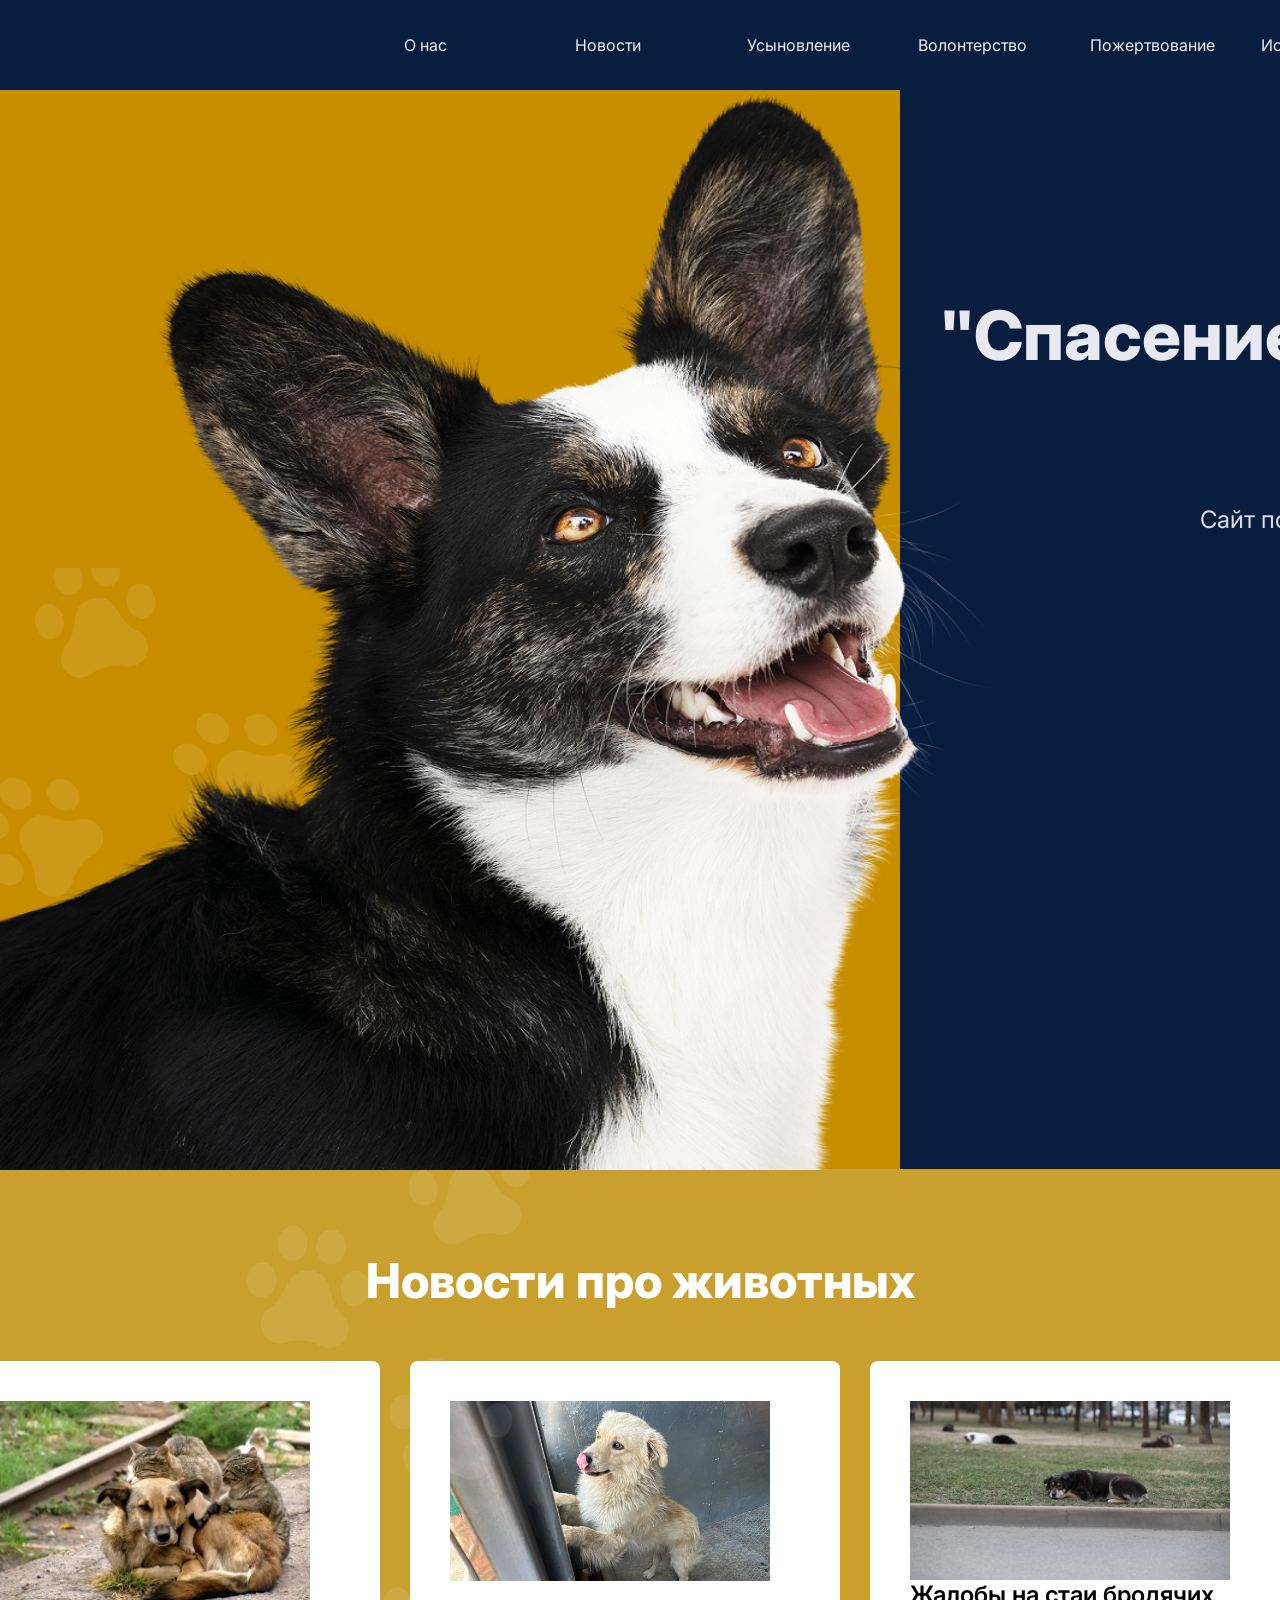
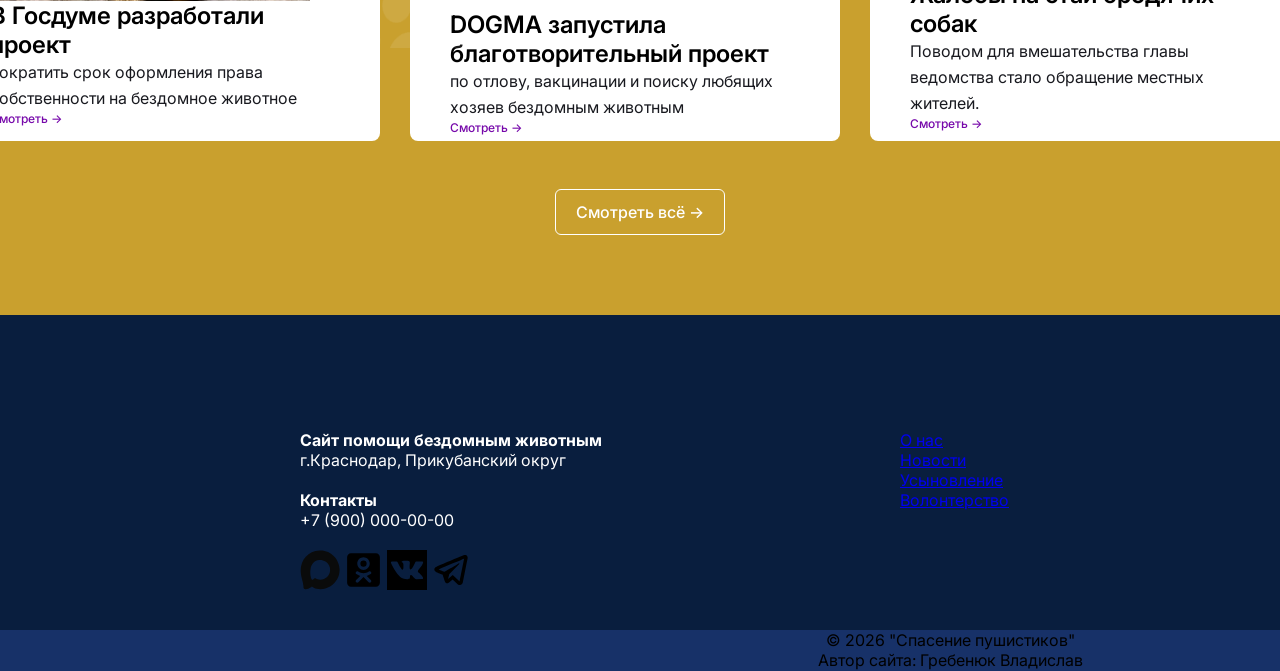
<file: index.html>
<!DOCTYPE html>
<html>
<head>
    <meta charset="UTF-8">
    <meta http-equiv="X-UA-Compatible" content="IE=edge">
    <meta name="viewport" content="width=device-width, initial-scale=1.0">
    <title>"Спасение Пушистиков"</title>
    <link rel="stylesheet" href="style.css">
</head>
<body>
    <header>
        
        <div class="logo"></div>
        <nav class="menu">
            <a href="index1.html">О нас</a>
            <a href="#news">Новости</a>
            
            <a href="index5.html">Усыновление</a>
            <a href="index6.html">Волонтерство</a>
            <a href="index7.html">Пожертвование</a>
            <a href="index8.html">Истории успеха</a>
            <a href="#tel">Контакты</a>
        </nav>
    </header>
  
    <section class="section1">
        <div id=”abzac1” class="text1">
             <h1><br><br>"Спасение Пушистиков"
               
            </h1>
            <p>
                Сайт помощи бездомным животным!
            </p>
            <a href="index1.html">Узнать больше -></a>
            <img class='pattern2' src="image/pattern 2.png">
        
        <img class='dog' src="image/dog.png">
           
        </div>
        
    </section>
    <section id="news" class="section2">
        <h1>
            Новости про животных
        </h1>
        <div class="cards">
            <div class="card">
                <img src="image/vynp.jpg">
                <div>
                    <h2>В Госдуме разработали проект</h2>
                    <p>
                       сократить срок оформления права собственности на бездомное животное
                    </p>
                </div>
                <a href="index2.html"> Смотреть -></a>
            </div>
            <div class="card">
                <img src="image/20251015_фото_собачки_догма_1200.jpg" width="320" height="350">
                <div>
                    <h2><br>DOGMA запустила благотворительный проект</h2>
                    <p>
                        по отлову, вакцинации и поиску любящих хозяев бездомным животным 
                    </p>
                </div>
                <a href="index3.html"> Смотреть -></a>
            </div>
            <div class="card">
                <img src="image/20230309173233_AF3I7391-e1697778369303.jpeg">
                <div>
                    <h2>Жалобы на стаи бродячих собак</h2>
                    <p>
                        Поводом для вмешательства главы ведомства стало обращение местных жителей.
                    </p>
                </div>
                <a href="index4.html"> Смотреть -></a>
            </div>
        </div>
        <a href=""> Смотреть всё -></a>
    </section>
    
</body>
<footer>
    <nav class='one1' id="tel">
        <p><strong>Сайт помощи бездомным животным</strong><br>
        г.Краснодар, Прикубанский округ<br><br>
        <strong>Контакты</strong><br>
        +7 (900) 000-00-00
        </p><br>
        <img width="2.5%"src="svg/max.svg">
        <img width="2.5%" src="svg/ok.svg">
        <img width="2.5%"src="svg/vk.svg">
        <img width="2.5%" src="svg/tg.svg">
    </nav>
    <nav class='one'>
            <a href="index1.html">О нас</a>
            <a href="#news">Новости</a>
            <a href="index5.html">Усыновление</a>
            <a href="index6.html">Волонтерство</a></nav>
          <nav class='two'>  
            <a  href="index7.html">Пожертвование</a>
            <a href="index8.html">История успеха</a>
            <a href="#tel">Контакты</a></nav>
        
         <div class="zagolov">
            <p>© 2026 "Спасение пушистиков"<br>
            Автор сайта: Гребенюк Владислав</p>
         </div>
</footer>
</html>
</file>
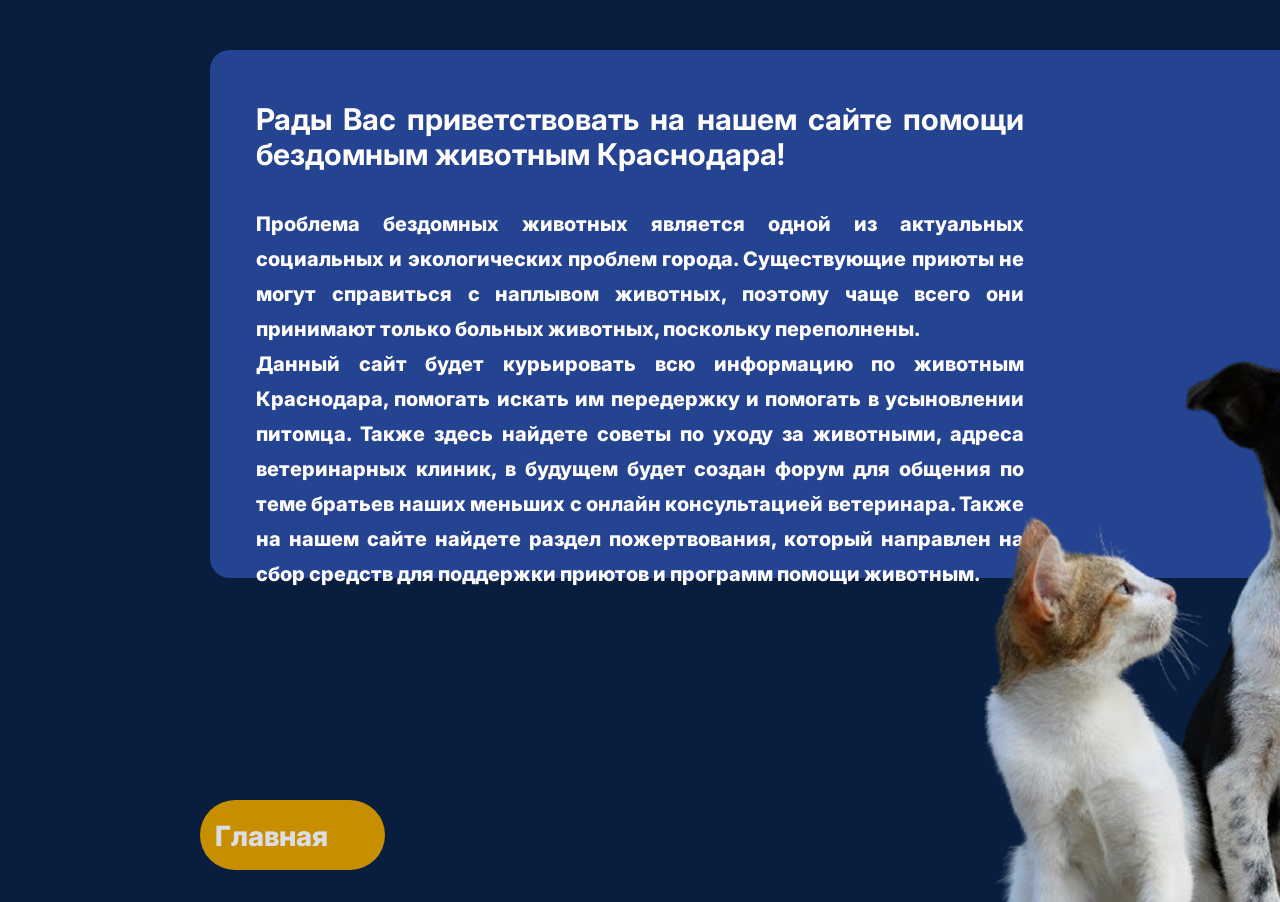
<file: index1.html>
<!DOCTYPE html>
<html>
<head>
    <meta charset="UTF-8">
    <meta http-equiv="X-UA-Compatible" content="IE=edge">
    <meta name="viewport" content="width=device-width, initial-scale=1.0">
    <title>"Спасение Пушистиков"</title>
    <link rel="stylesheet" href="style.css">
</head>
<body>
  
    <div class="ramka"></div>
    <article class="zagolo">
        
    <h1>Рады Вас приветствовать на нашем сайте помощи бездомным животным Краснодара! </h1>
      <br><p> Проблема бездомных животных является одной из актуальных социальных и экологических проблем города. Существующие приюты не могут справиться с наплывом животных, поэтому чаще всего они принимают только больных животных, поскольку переполнены. <br> 
       Данный сайт будет курьировать всю информацию по животным Краснодара, помогать искать им передержку и помогать в усыновлении питомца. Также здесь найдете советы по уходу за животными, адреса ветеринарных клиник, в будущем будет создан форум для общения по теме братьев наших меньших с онлайн консультацией ветеринара. Также на нашем сайте найдете раздел пожертвования, который направлен на сбор средств для поддержки приютов и программ помощи животным.   
    </p>

     <a href="index.html"> Главная</a>
     <img class='dog1' src="image/dog (1).png">
</article>
</body>
</html>
</file>
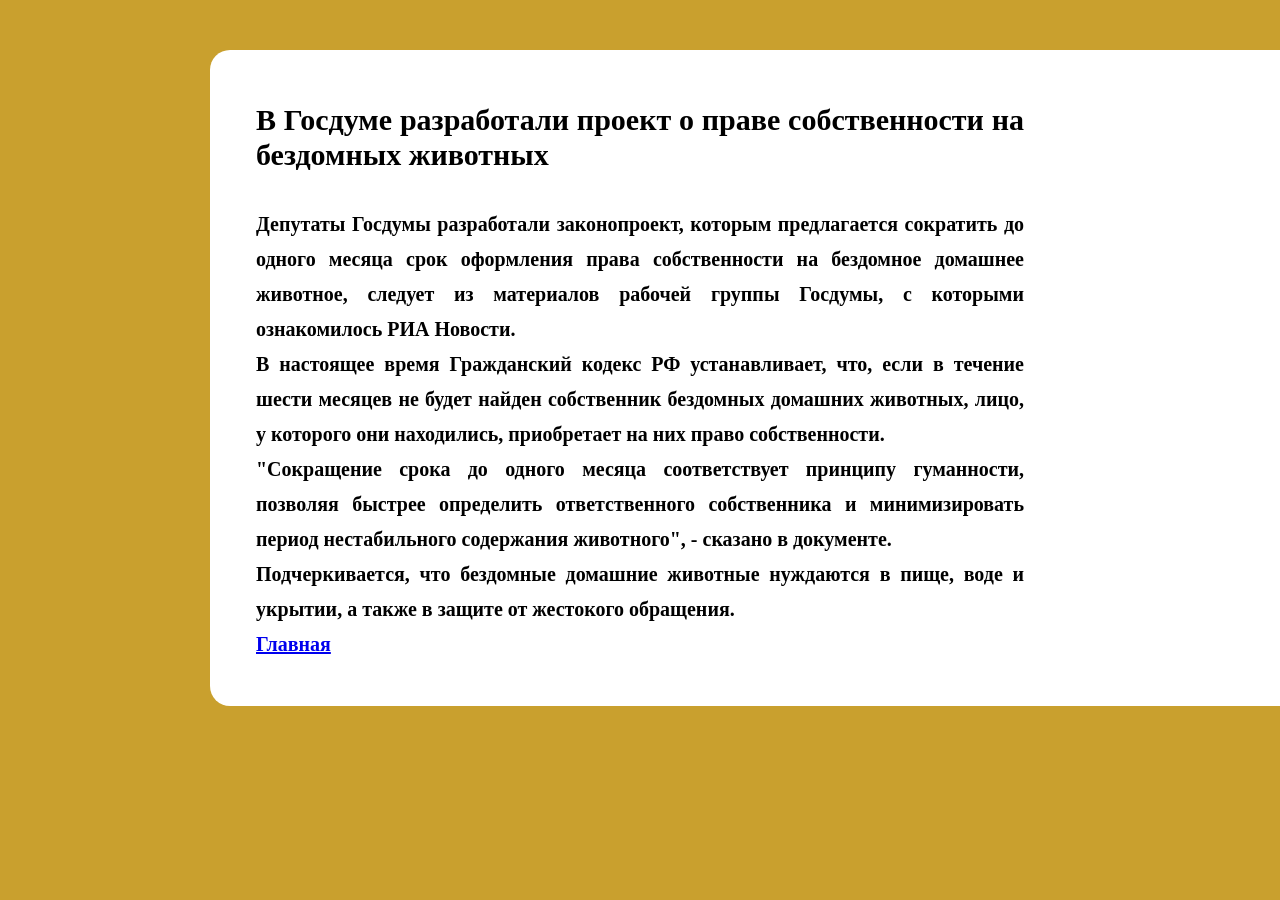
<file: index2.html>
<!DOCTYPE html>
<html>
<head>
    <meta charset="UTF-8">
    <meta http-equiv="X-UA-Compatible" content="IE=edge">
    <meta name="viewport" content="width=device-width, initial-scale=1.0">
    <title>"Спасение Пушистиков"</title>
    <link rel="stylesheet" href="style2.css">
</head>
<body class="body">
    
    <div class="ramka_new"></div>
    <article class="zagolo_new">
        
    <h1>В Госдуме разработали проект о праве собственности на бездомных животных</h1>
      <br><p> Депутаты Госдумы разработали законопроект, которым предлагается сократить до одного месяца срок оформления права собственности на бездомное домашнее животное, следует из материалов рабочей группы Госдумы, с которыми ознакомилось РИА Новости.<br>
В настоящее время Гражданский кодекс РФ устанавливает, что, если в течение шести месяцев не будет найден собственник бездомных домашних животных, лицо, у которого они находились, приобретает на них право собственности.<br>
"Сокращение срока до одного месяца соответствует принципу гуманности, позволяя быстрее определить ответственного собственника и минимизировать период нестабильного содержания животного", - сказано в документе.<br>
Подчеркивается, что бездомные домашние животные нуждаются в пище, воде и укрытии, а также в защите от жестокого обращения. 
</p>

     <a href="index.html"> Главная</a>
    
</article>
</body>
</html>
</file>
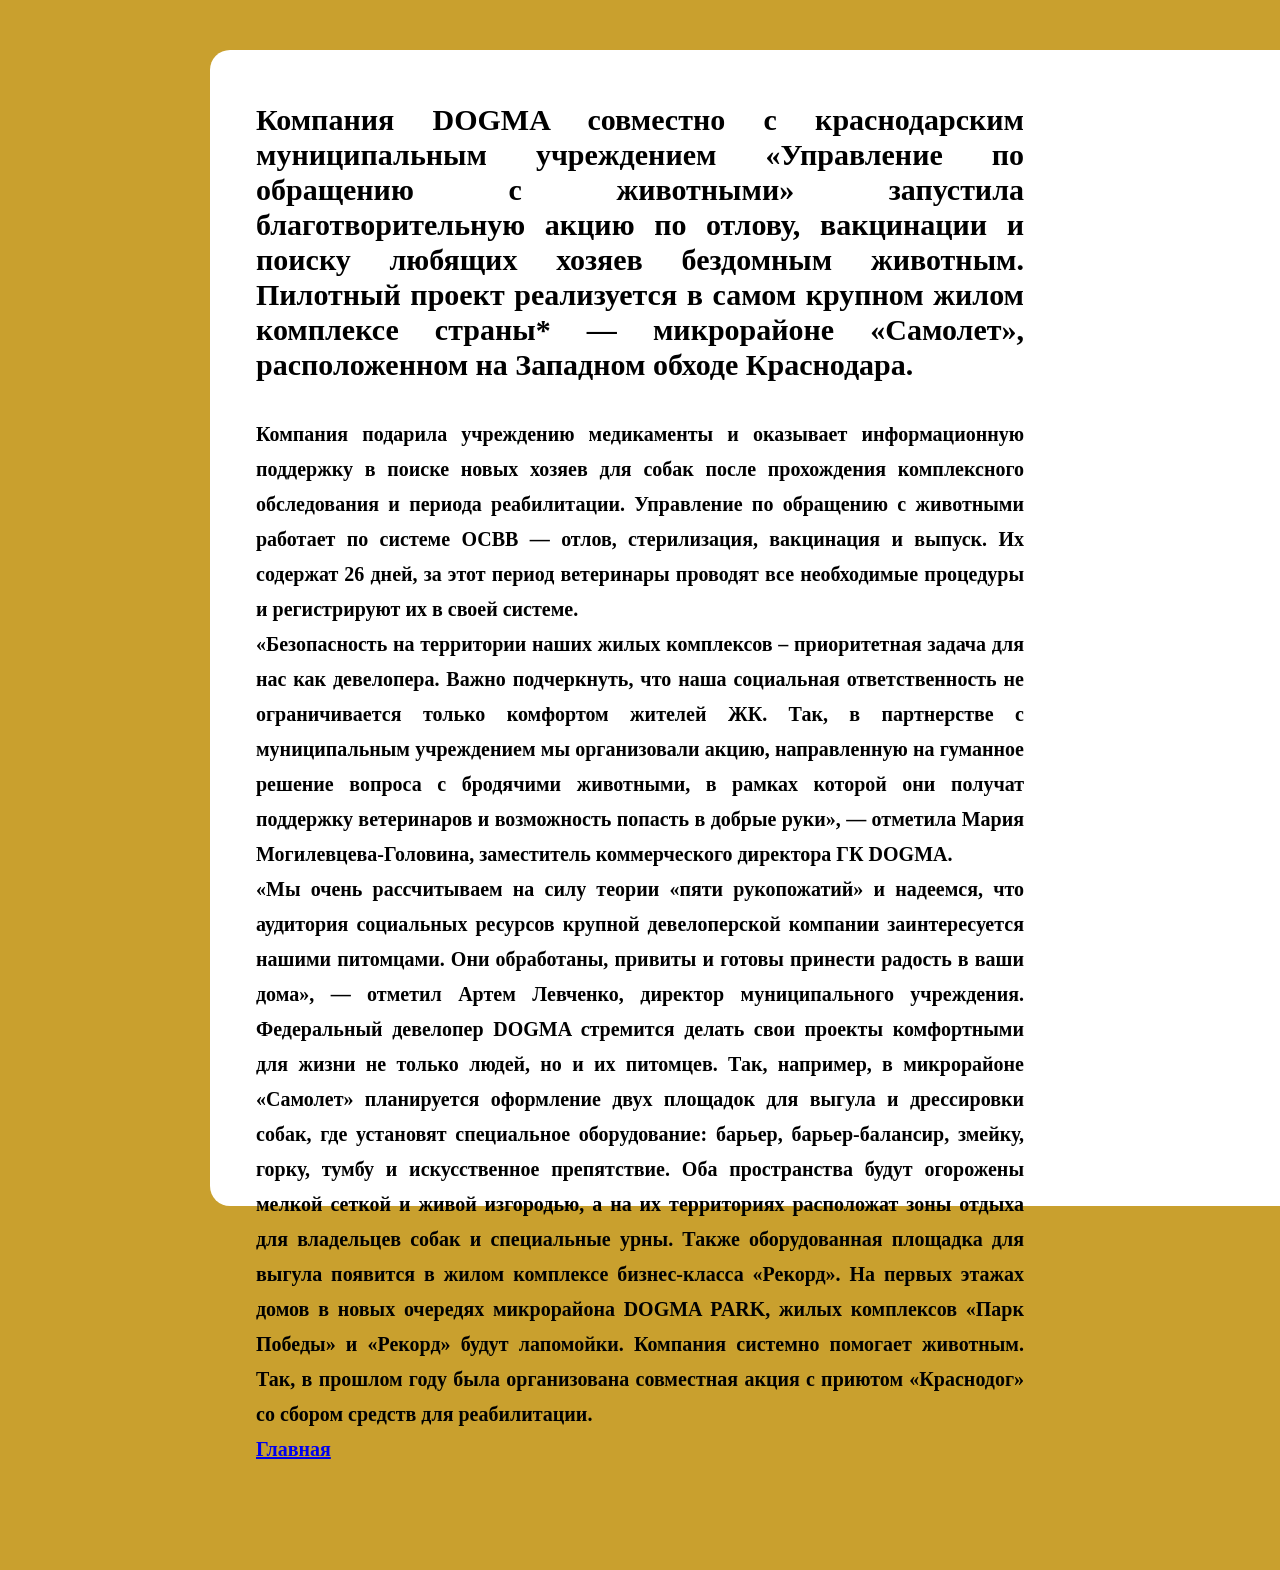
<file: index3.html>
<!DOCTYPE html>
<html>
<head>
    <meta charset="UTF-8">
    <meta http-equiv="X-UA-Compatible" content="IE=edge">
    <meta name="viewport" content="width=device-width, initial-scale=1.0">
    <title>"Спасение Пушистиков"</title>
    <link rel="stylesheet" href="style2.css">
</head>
<body>
 
    <div class="ramka_new1"></div>
    <article class="zagolo_new1">
        
    <h1>Компания DOGMA совместно с краснодарским муниципальным учреждением «Управление по обращению с животными» запустила благотворительную акцию по отлову, вакцинации и поиску любящих хозяев бездомным животным. Пилотный проект реализуется в самом крупном жилом комплексе страны* — микрорайоне «Самолет», расположенном на Западном обходе Краснодара.</h1>
      <br><p>Компания подарила учреждению медикаменты и оказывает информационную поддержку в поиске новых хозяев для собак после прохождения комплексного обследования и периода реабилитации. Управление по обращению с животными работает по системе ОСВВ — отлов, стерилизация, вакцинация и выпуск. Их содержат 26 дней, за этот период ветеринары проводят все необходимые процедуры и регистрируют их в своей системе.

<br>«Безопасность на территории наших жилых комплексов – приоритетная задача для нас как девелопера. Важно подчеркнуть, что наша социальная ответственность не ограничивается только комфортом жителей ЖК. Так, в партнерстве с муниципальным учреждением мы организовали акцию, направленную на гуманное решение вопроса с бродячими животными, в рамках которой они получат поддержку ветеринаров и возможность попасть в добрые руки», — отметила Мария Могилевцева-Головина, заместитель коммерческого директора ГК DOGMA.

<br>«Мы очень рассчитываем на силу теории «пяти рукопожатий» и надеемся, что аудитория социальных ресурсов крупной девелоперской компании заинтересуется нашими питомцами. Они обработаны, привиты и готовы принести радость в ваши дома», — отметил Артем Левченко, директор муниципального учреждения.

Федеральный девелопер DOGMA стремится делать свои проекты комфортными для жизни не только людей, но и их питомцев. Так, например, в микрорайоне «Самолет» планируется оформление двух площадок для выгула и дрессировки собак, где установят специальное оборудование: барьер, барьер-балансир, змейку, горку, тумбу и искусственное препятствие. Оба пространства будут огорожены мелкой сеткой и живой изгородью, а на их территориях расположат зоны отдыха для владельцев собак и специальные урны. Также оборудованная площадка для выгула появится в жилом комплексе бизнес-класса «Рекорд». На первых этажах домов в новых очередях микрорайона DOGMA PARK, жилых комплексов «Парк Победы» и «Рекорд» будут лапомойки. Компания системно помогает животным. Так, в прошлом году была организована совместная акция с приютом «Краснодог» со сбором средств для реабилитации.</p>

     <a href="index.html"> Главная</a>
    
</article>
</body>
</html>
</file>
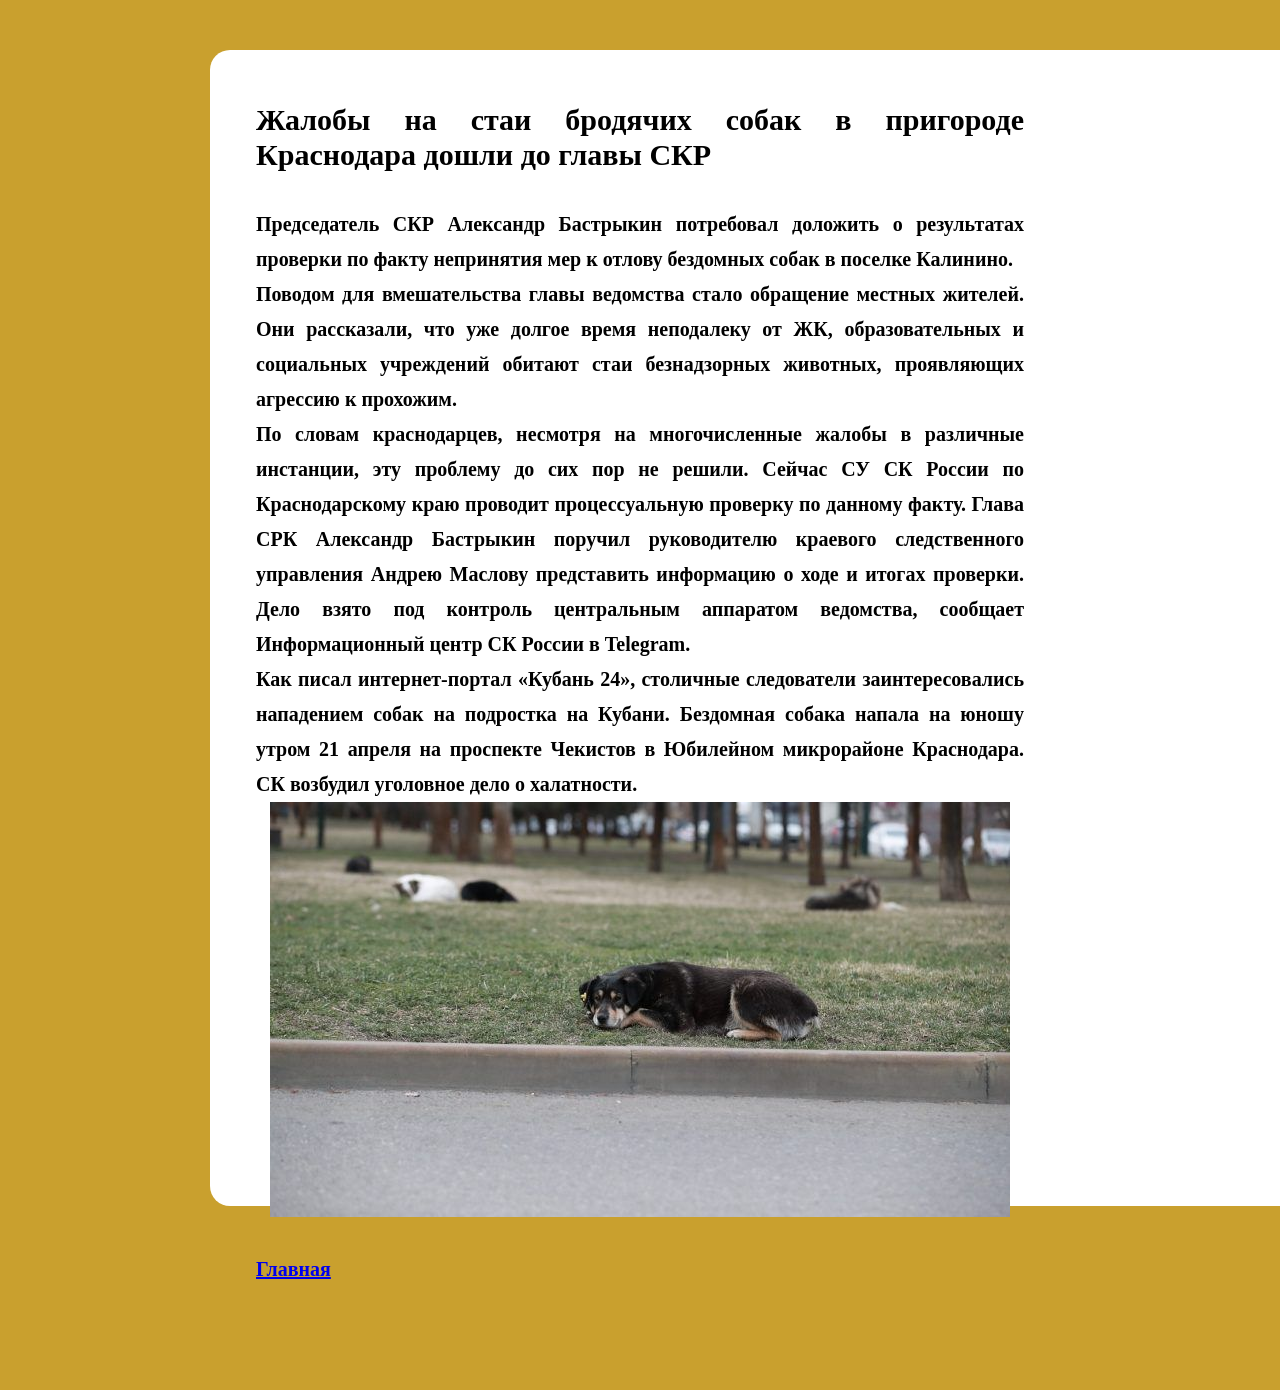
<file: index4.html>
<!DOCTYPE html>
<html>
<head>
    <meta charset="UTF-8">
    <meta http-equiv="X-UA-Compatible" content="IE=edge">
    <meta name="viewport" content="width=device-width, initial-scale=1.0">
    <title>"Спасение Пушистиков"</title>
    <link rel="stylesheet" href="style2.css">
</head>
<body>
   
    <div class="ramka_new1"></div>
    <article class="zagolo_new1">
        
    <h1> Жалобы на стаи бродячих собак в пригороде Краснодара дошли до главы СКР</h1>
      <br><p>Председатель СКР Александр Бастрыкин потребовал доложить о результатах проверки по факту непринятия мер к отлову бездомных собак в поселке Калинино.<br>
Поводом для вмешательства главы ведомства стало обращение местных жителей. Они рассказали, что уже долгое время неподалеку от ЖК, образовательных и социальных учреждений обитают стаи безнадзорных животных, проявляющих агрессию к прохожим.<br>
По словам краснодарцев, несмотря на многочисленные жалобы в различные инстанции, эту проблему до сих пор не решили. Сейчас СУ СК России по Краснодарскому краю проводит процессуальную проверку по данному факту.

Глава СРК Александр Бастрыкин поручил руководителю краевого следственного управления Андрею Маслову представить информацию о ходе и итогах проверки. Дело взято под контроль центральным аппаратом ведомства, сообщает Информационный центр СК России в Telegram.<br>
Как писал интернет-портал «Кубань 24», столичные следователи заинтересовались нападением собак на подростка на Кубани. Бездомная собака напала на юношу утром 21 апреля на проспекте Чекистов в Юбилейном микрорайоне Краснодара. СК возбудил уголовное дело о халатности.
</p>
<img class="sob" src="image/20230309173233_AF3I7391-e1697778369303.jpeg">
     <br><a href="index.html"> Главная</a>
    
</article>
</body>
</html>
</file>
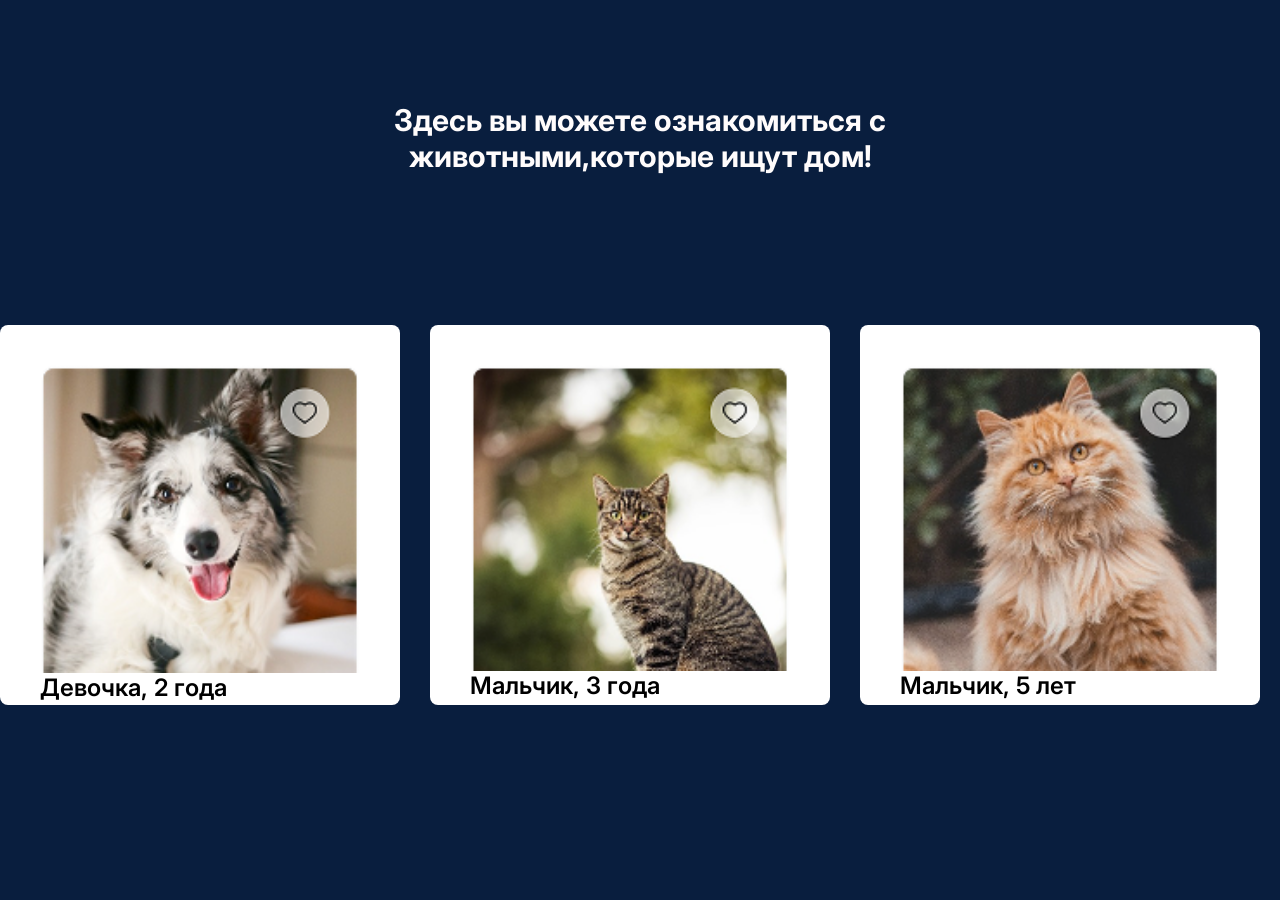
<file: index5.html>
<!DOCTYPE html>
<html>
<head>
    <meta charset="UTF-8">
    <meta http-equiv="X-UA-Compatible" content="IE=edge">
    <meta name="viewport" content="width=device-width, initial-scale=1.0">
    <title>"Спасение Пушистиков"</title>
    <link rel="stylesheet" href="style.css">
</head>
<body> 
    <article class="zagolo1">
    <h1 >Здесь вы можете ознакомиться с животными,которые ищут дом!
               
            </h1></article>
<div class="cards">
            <div class="card">
                <img src="image/Pet Card.png">
                <div>
                    <h2>Девочка, 2 года</h2>
                </div>
                </div>
                <div class="card">
                <img src="image/Pet Card-2.png">
                <div>
                    <h2>Мальчик, 3 года</h2>
                </div>
                </div>
                <div class="card">
                <img src="image/Pet Card-3.png">
                <div>
                    <h2>Мальчик, 5 лет</h2>
                </div>
                </div>
                <div class="card">
                <img src="image/Pet Card-4.png">
                <div>
                    <h2>Мальчик, 1 год</h2>
                </div>
                </div>
                
                
</body>
</html>
</file>
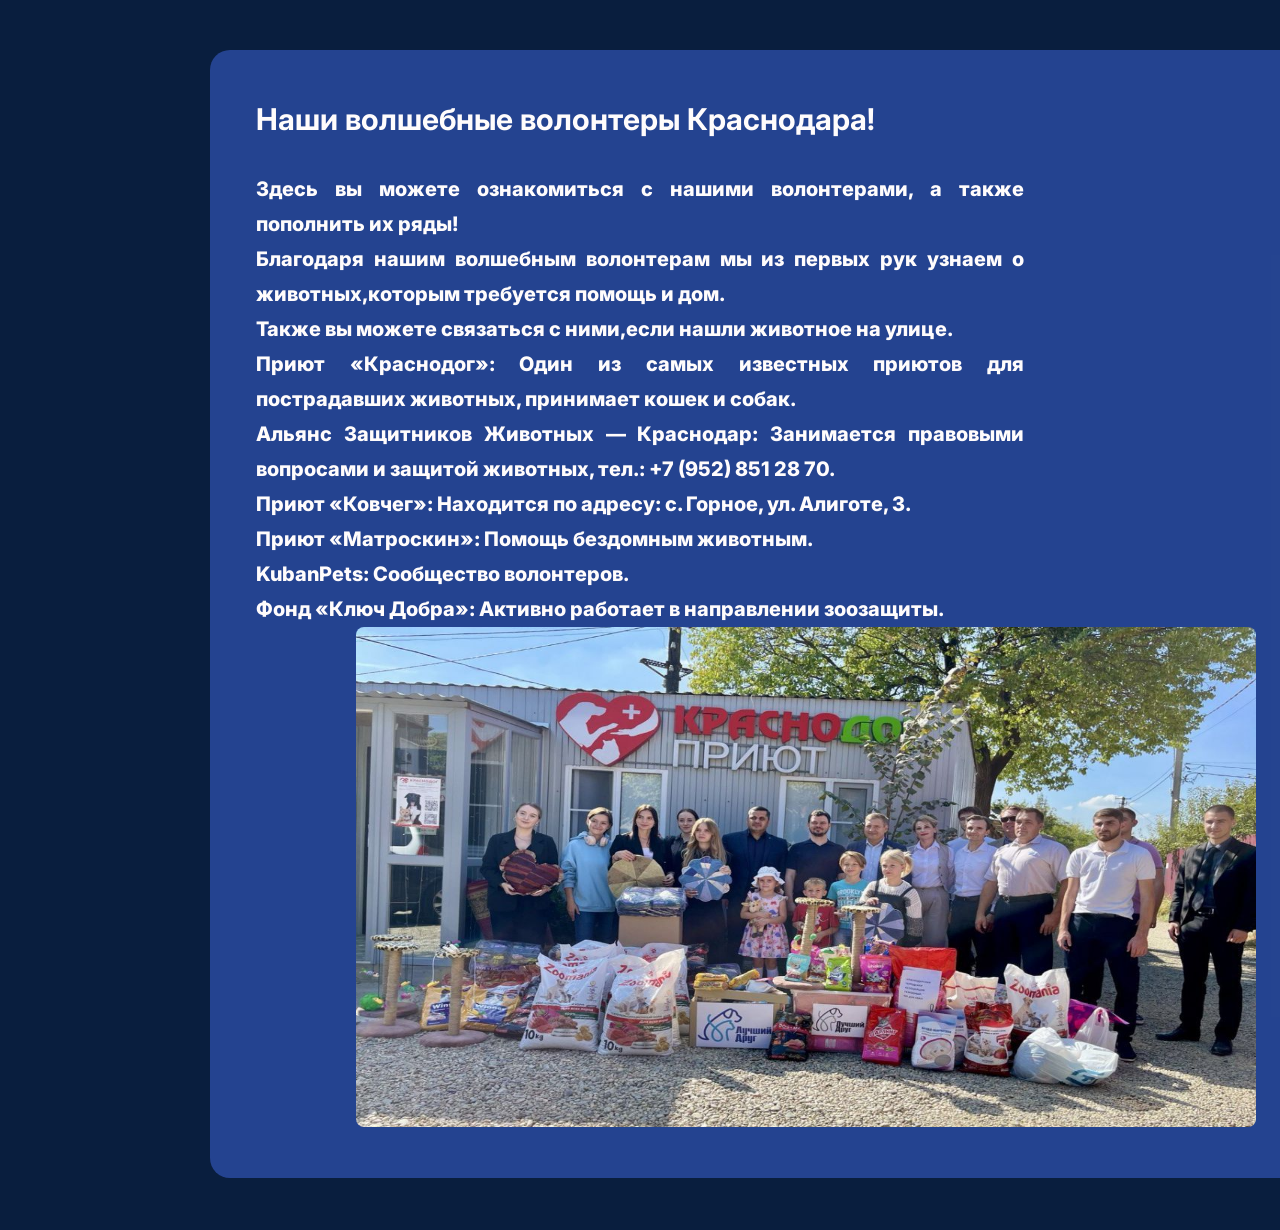
<file: index6.html>
<!DOCTYPE html>
<html>
<head>
    <meta charset="UTF-8">
    <meta http-equiv="X-UA-Compatible" content="IE=edge">
    <meta name="viewport" content="width=device-width, initial-scale=1.0">
    <title>"Спасение Пушистиков"</title>
    <link rel="stylesheet" href="style.css">
</head>
<body>
  
    <div class="ramka1"></div>
    <article class="zagolo">
        
    <h1>Наши волшебные волонтеры Краснодара! </h1>
      <br><p> Здесь вы можете ознакомиться с нашими волонтерами, а также пополнить их ряды!<br>
    Благодаря нашим волшебным волонтерам мы из первых рук узнаем о животных,которым требуется помощь и дом.<br>
    Также вы можете связаться с ними,если нашли животное на улице. 
 <br>Приют «Краснодог»: Один из самых известных приютов для пострадавших животных, принимает кошек и собак.
 <br>Альянс Защитников Животных — Краснодар: Занимается правовыми вопросами и защитой животных, тел.: +7 (952) 851 28 70.
 <br>Приют «Ковчег»: Находится по адресу: с. Горное, ул. Алиготе, 3.
 <br>Приют «Матроскин»: Помощь бездомным животным.
 <br>KubanPets: Сообщество волонтеров.
 <br>Фонд «Ключ Добра»: Активно работает в направлении зоозащиты.

</p>

    
    <img class='vol' align="center" width="900" height="500" src="image/rAjkpjDTjsoIeEYOji6I.jpg">
</article>


</body>
</html>
</file>
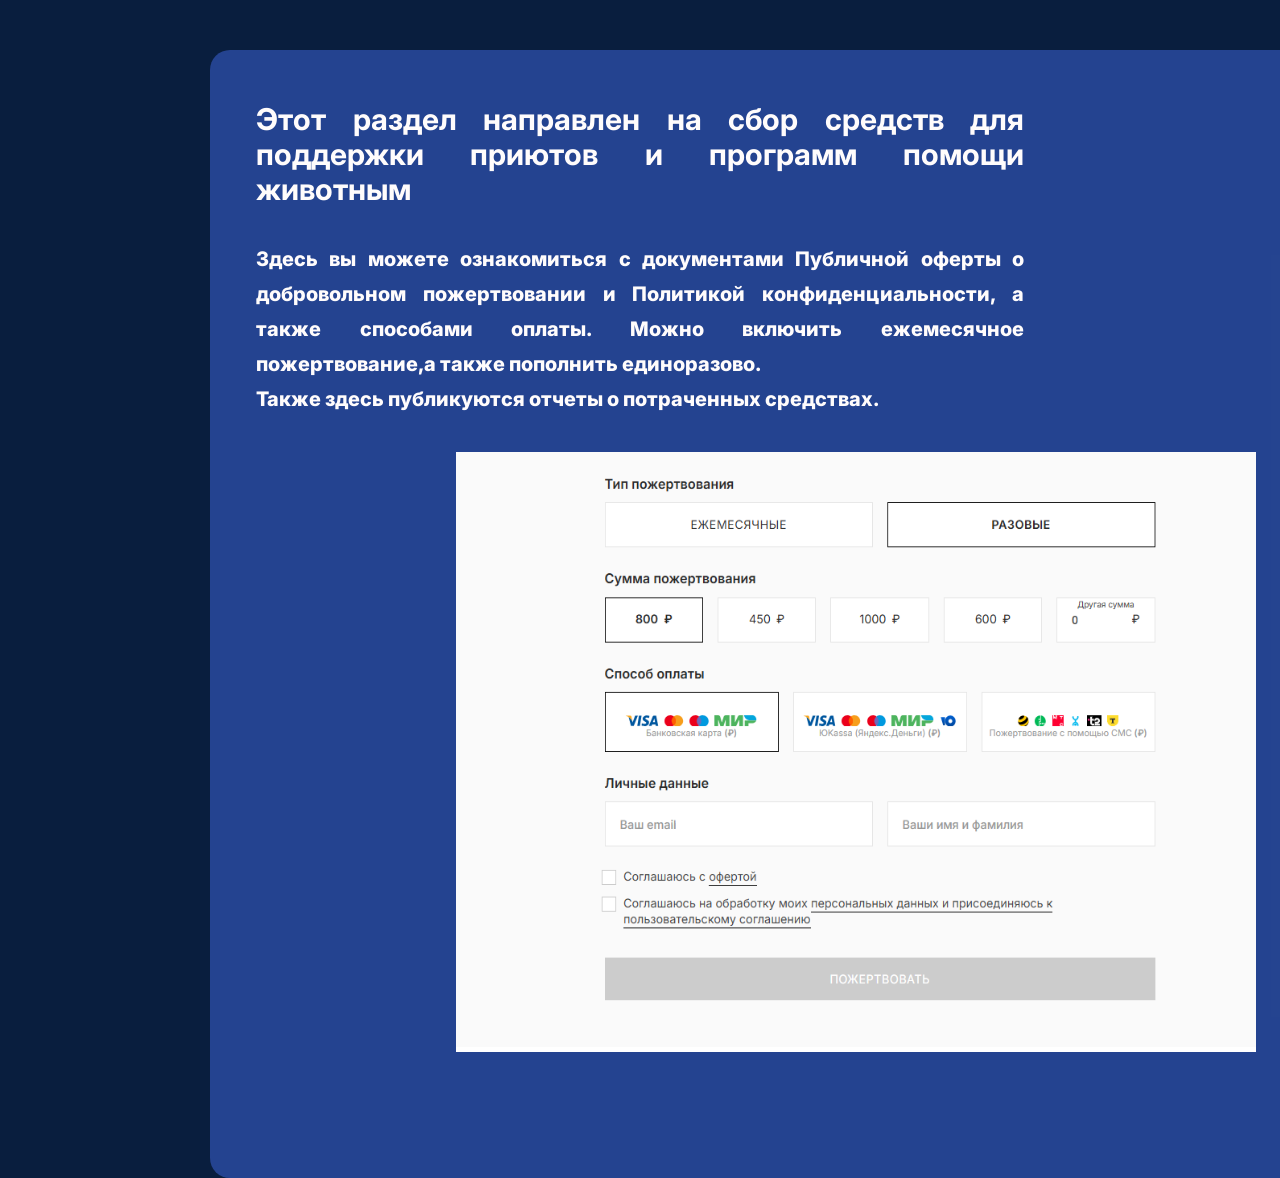
<file: index7.html>
<!DOCTYPE html>
<html>
<head>
    <meta charset="UTF-8">
    <meta http-equiv="X-UA-Compatible" content="IE=edge">
    <meta name="viewport" content="width=device-width, initial-scale=1.0">
    <title>"Спасение Пушистиков"</title>
    <link rel="stylesheet" href="style.css">
</head>
<body>
   
    <div class="ramka1"></div>
    <article class="zagolo">
        
    <h1>Этот раздел направлен на сбор средств для поддержки приютов и программ помощи животным</h1>
      <br><p>Здесь вы можете ознакомиться с документами Публичной оферты о добровольном пожертвовании и Политикой конфиденциальности, а также способами оплаты. Можно включить ежемесячное пожертвование,а также пополнить единоразово.
        <br> Также здесь публикуются отчеты о потраченных средствах. 
      </p>

    
   <br> <img class='vol1' align="center" width="800" height="600" src="image/2026-03-20_02-13-51.png">
</article>


</body>
</html>
</file>
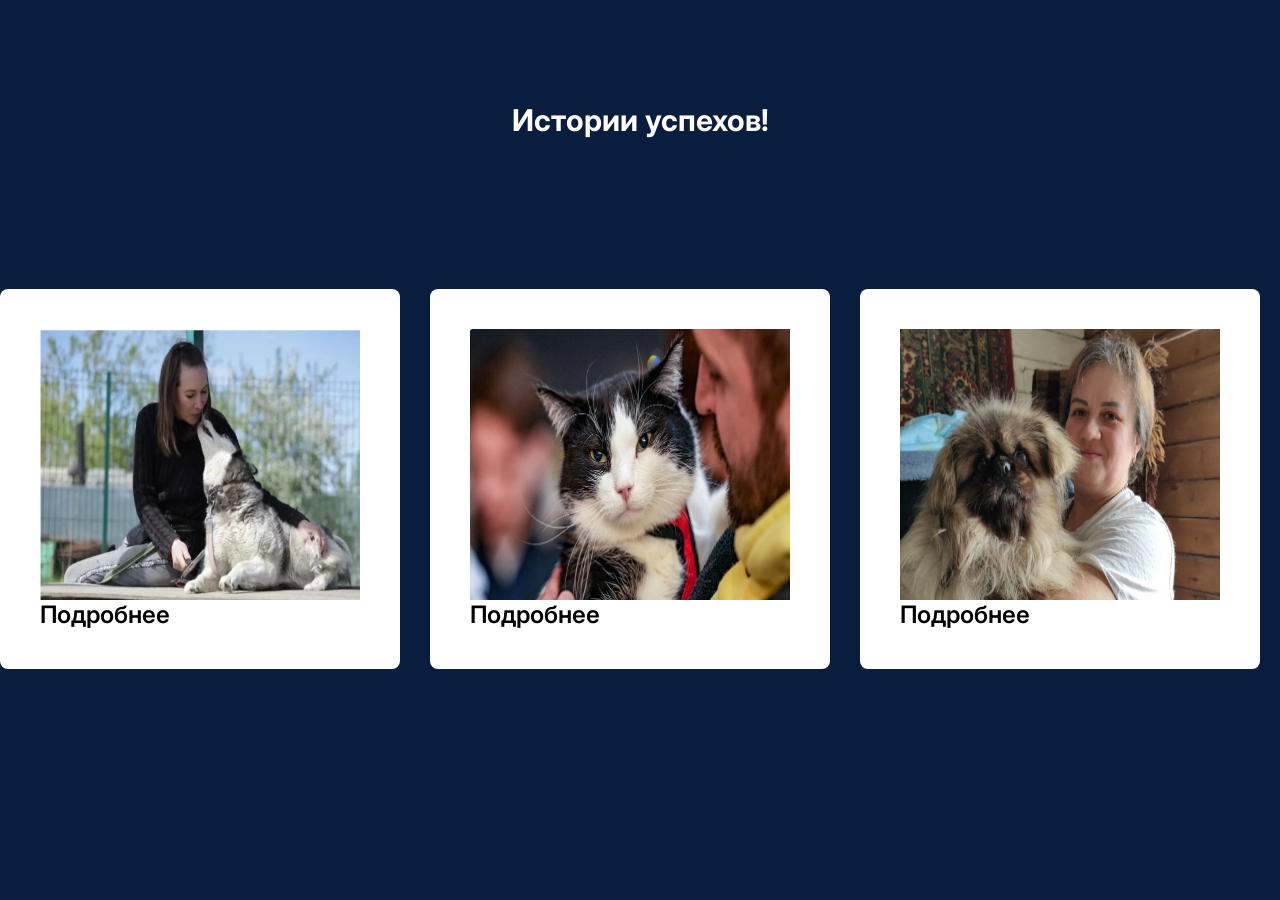
<file: index8.html>
<!DOCTYPE html>
<html>
<head>
    <meta charset="UTF-8">
    <meta http-equiv="X-UA-Compatible" content="IE=edge">
    <meta name="viewport" content="width=device-width, initial-scale=1.0">
    <title>"Спасение Пушистиков"</title>
    <link rel="stylesheet" href="style.css">
</head>
<body> 
    <article class="zagolo1">
    <h1 >Истории успехов!
               
            </h1></article>
<div class="cards">
            <div class="card">
                <img src="image/2026-03-20_02-33-56.png">
                <div>
                    <h2>Подробнее</h2>
                </div>
                </div>
                <div class="card">
                <img src="image/2026-03-20_02-34-43.png">
                <div>
                    <h2>Подробнее</h2>
                </div>
                </div>
                <div class="card">
                <img src="image/nadezhda_263.jpg">
                <div>
                    <h2>Подробнее</h2>
                </div>
                </div>
                <div class="card">
                <img src="image/2026-03-20_02-37-17.png">
                <div>
                    <h2>Подробнее</h2>
                </div>
                </div>
                
                
</body>
</html>
</file>
<file: style.css>
@import url('https://fonts.googleapis.com/css2?family=Inter:wght@100;200;300;400;500;600;700;800;900&family=Pacifico&display=swap');

*{
    margin:0;
    
    
}
body{
    background-color: #091E3E;
    font-family: 'Inter';
    overflow-x: hidden;
}

/*оформление шапки сайта*/
header{
    padding: 10px 30%;


}
header>*{
    display: flex;
    justify-content: flex-end; 

    width:1200px;
    
}
header a{ 
    
    width: 735px;
    text-decoration: none;
    margin: 20px;
    line-height: 30px;
    color: #edeef3;
   position: relative;
}
.logo{
    font-family: 'Pacifico';
    font-size: 10px;
}


.dog{
position: absolute;
padding-top: 0px;
width: 1135px;
height: 1080px;

top: 0px;

 
}
.dog1{


position: absolute;
left: 75%;
right: 50%;
top: 40%;
bottom: 0%;


transform: matrix(-1, 0, 0, 1, 0, 0);

 
}
.ramka{
background-color: rgba(65, 105, 225, 0.5);
padding: 5% 20%;
margin-left: 210px;
margin-top: 50px;
width: 700px;
    height: 400px;
    border-radius: 20px;
    position: absolute;
}
.zagolo{
    padding: 8% 20%;
    color: #fffcfc;
    font-weight: 800;
    font-size: 20px;
    text-align: justify;
    line-height: 35px;
    position: relative;
}
.zagolo1{
    padding: 8% 20%;
    color: #fffcfc;
    font-weight: 800;
    font-size: 20px;
    text-align: center;
    
    position: relative;
}
.zagolo a{
    position: absolute;
width: 170px;
height: 50px;
left: 200px;
top: 800px;
font-size: 28px;
font-weight: 800;
text-decoration: none;
padding-left: 15px;
padding-top: 20px;
line-height: 32px;
color: #dcdde4;
background: #C78E00;
border-radius: 40px;
}


.section1{
    position: relative;
   
width: 900px;
height: 1079px;
left: 0px;
background: #C78E00; 

}
 

.text1 h1{
    
    font-weight: 800;
    font-size: 68px;
    line-height: 98px;
    color: #e8e9f0;
    width: 1800px;
    margin-left: 940px;
    margin-top: 0px;
}
.text1 p{
    font-size: 24px;
    line-height: 32px;
    color: #dcdde4;
    margin-top: 120px;
    width: 1000px;
    margin-left: 1200px;
    margin-bottom: 32px;
}
.text1 a{
  position: absolute;
width: 250px;
height: 50px;
left: 1500px;
top: 800px;
font-size: 28px;
font-weight: 800;
text-decoration: none;
padding-left: 20px;
padding-top: 20px;
line-height: 32px;
color: #dcdde4;
background: #C78E00;
border-radius: 40px;
}
/* Rectangle 3 */


/*оформление секции 2*/
.section2{
    background-color: #c9a02e;
    display:flex;
    flex-direction: column;
    align-items: center;
    justify-content: space-between;
    padding:80px 0;
}
.section2>h1{
    font-weight: 800;
    font-size: 48px;
    line-height: 64px;
    text-align: center;
    color: #FFFFFF;
}
.cards{
    display: flex;
    margin:48px 0;
}
.card{
    display:flex;
    flex-direction: column;
    justify-content: space-between;
    height: 300px;
    width:350px;
    border-radius: 8px;
    background-color: white;
    padding:40px;
    margin-right: 30px;
}
.card img{
    width:320px;
    height:320px;
}

.card h2{
    font-weight: 600;
    font-size: 24px;
}
.card p{
    font-size: 16px;
    line-height: 26px;
    color: #18191F;
}
.card a{
    text-decoration: none;
    font-weight: 500;
    font-size: 12px;
    color: #7608AA;
}

.vol{
   border-radius: 8px;
   margin-left: 100px;
   
}
.vol1{
  
   margin-left: 200px;
}
.ramka1{
background-color: rgba(65, 105, 225, 0.5);
padding: 5% 20%;
margin-left: 210px;
margin-top: 50px;
width: 700px;
    height: 1000px;
    border-radius: 20px;
    position: absolute;
}



.section2>a{
    text-decoration: none;
    font-weight: 500;
    font-size: 16px;
    color:white;
    border:1px solid white;
    padding:12px 20px;
    border-radius:6px;
}
/* Footer */
footer{
position: absolute;
width: 1900px;
height: 200px;

top: 1980px;


}
/* 1 */
.one {
position: absolute;
width: 96px;
height: 171px;
left: 900px;
top: 50px;
color:white;
}

/* 2 */
.two{
position: absolute;
width: 196px;
height: 171px;
left: 1300px;
top: 50px;
color:white;
}

.one1{
position: absolute;
left: 300px;

top: 50px;
bottom: 0.66%;
 color:white;


}

.zagolov{

position: relative;
text-align:center;
width: 1900px;
height: 41px;

top: 250px;

background-color: rgba(56, 92, 201, 0.3);
}


/* Vector */
</file>
<file: style2.css>
*{
    margin:0;
    
    
}
body{
    background-color: #c9a02e;
    font-family: 'Inter';
    overflow-x: hidden;
}
.pattern2{
position: absolute;
width: 1380px;
height: 920px;
left: 659px;
top: -131px;

transform: rotate(-30.29deg);

}



.ramka{
background-color: rgba(65, 105, 225, 0.5);
padding: 5% 20%;
margin-left: 210px;
margin-top: 50px;
width: 700px;
    height: 400px;
    border-radius: 20px;
    position: absolute;
}
.ramka_new{
background-color: rgba(255, 255, 255);
padding: 10% 20%;
margin-left: 210px;
margin-top: 50px;
width: 700px;
    height: 400px;
    border-radius: 20px;
    position: absolute;
}
.ramka_new1{
background-color: rgb(255, 255, 255);
padding: 10% 20%;
margin-left: 210px;
margin-top: 50px;
width: 700px;
    height: 900px;
    border-radius: 20px;
    position: absolute;
}
.zagolo{
    padding: 8% 20%;
    color: #fffcfc;
    font-weight: 800;
    font-size: 20px;
    text-align: justify;
    line-height: 35px;
    position: relative;
    
}
.zagolo_new{
    padding: 8% 20%;
    color: #000000;
    font-weight: 800;
    font-size: 20px;
    text-align: justify;
    line-height: 35px;
    position: relative;
    
}
.zagolo_new1{
    padding: 8% 20%;
    color: #000000;
    font-weight: 800;
    font-size: 20px;
    text-align: justify;
    line-height: 35px;
    position: relative;
    
}
.zagolo a{
    position: absolute;
width: 170px;
height: 50px;
left: 200px;
top: 800px;
font-size: 28px;
font-weight: 800;
text-decoration: none;
padding-left: 15px;
padding-top: 20px;
line-height: 32px;
color: #dcdde4;
background: #C78E00;
border-radius: 40px;
}
.sob{
    margin:0px auto 0px auto;
     display:block
}
</file>
